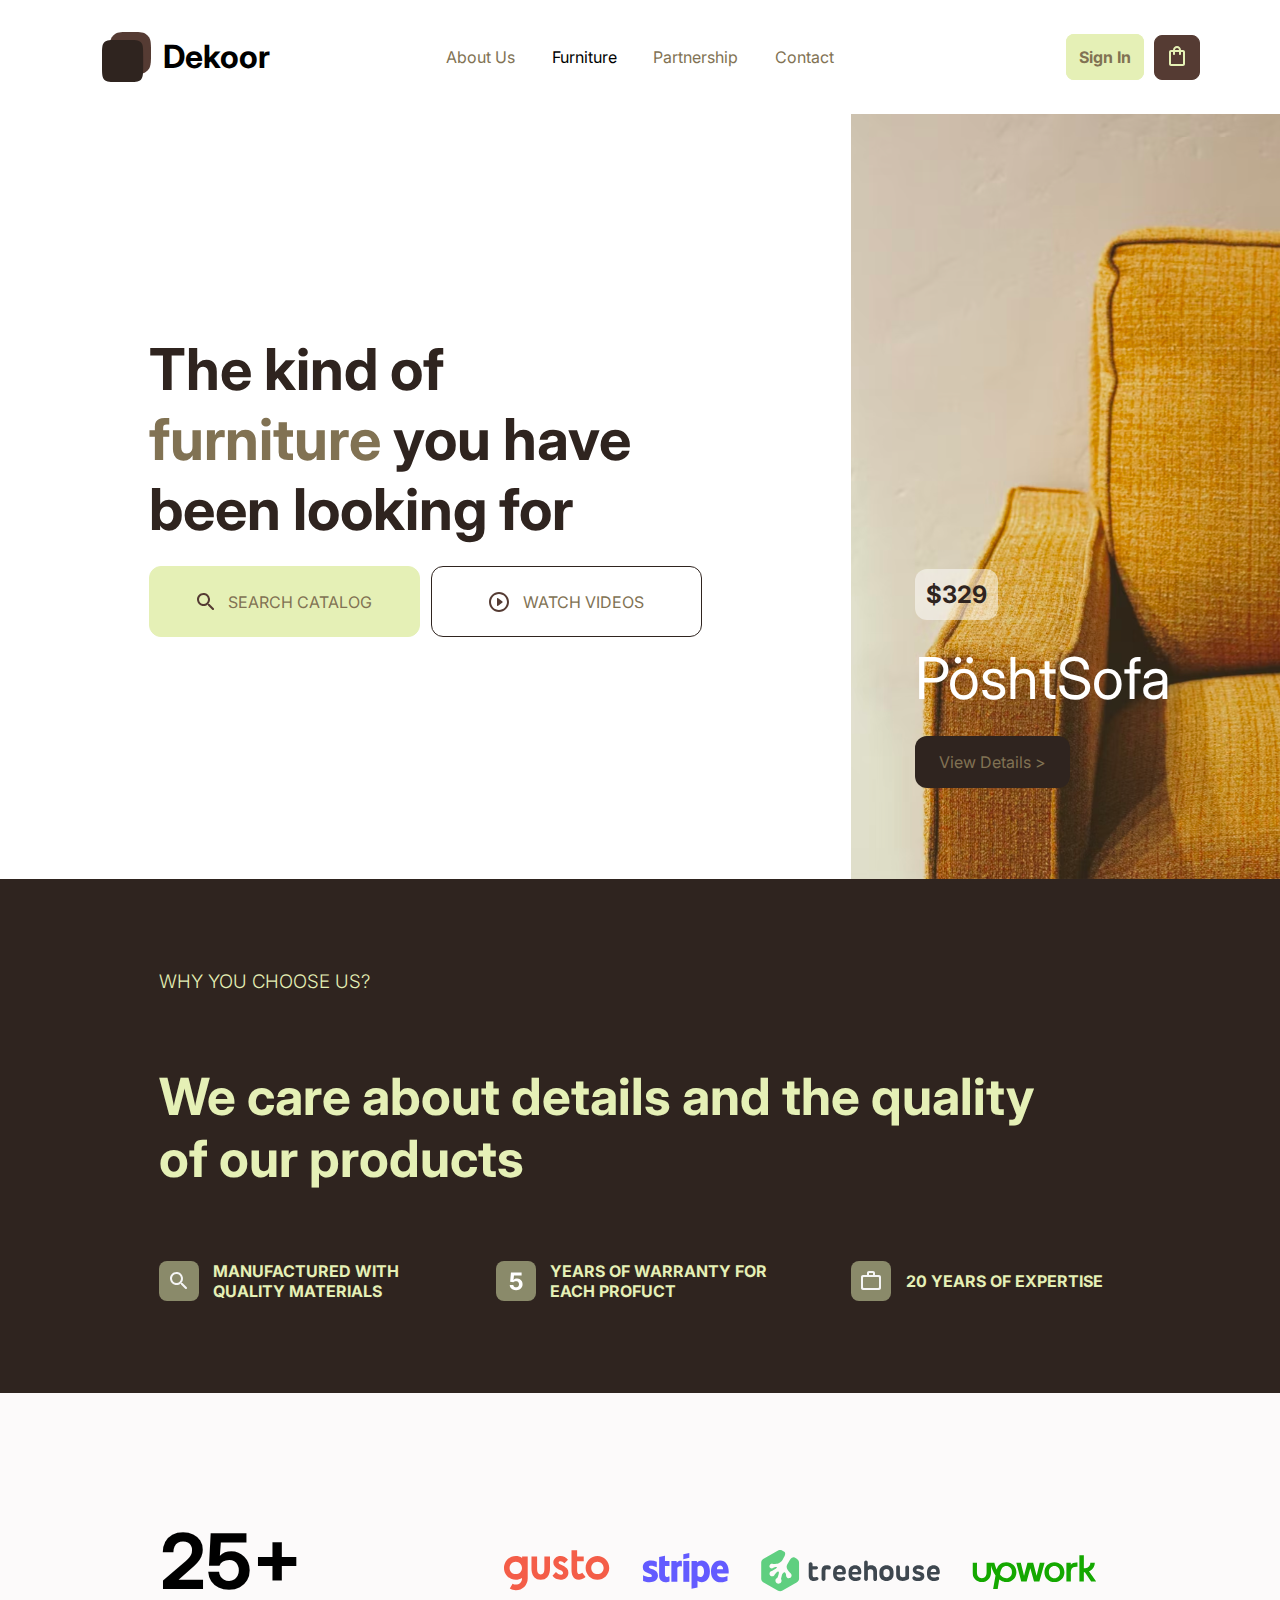
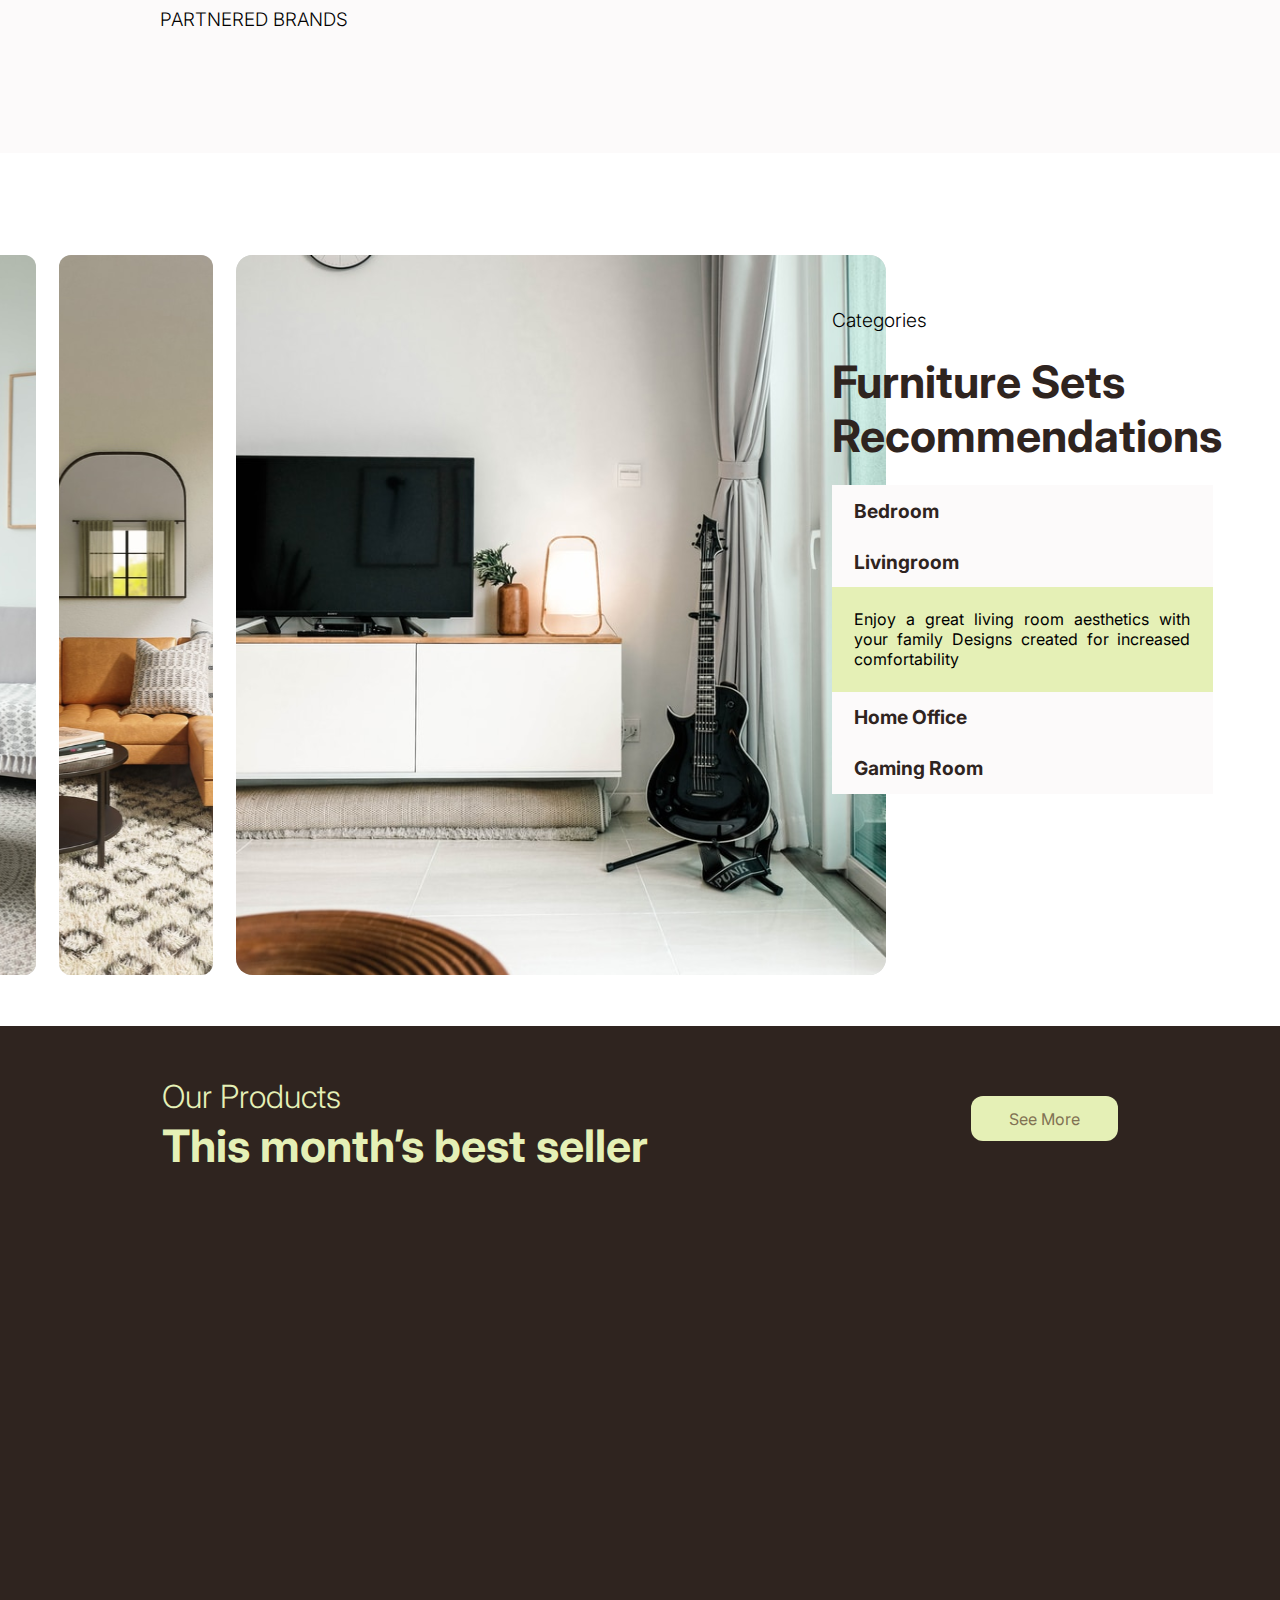
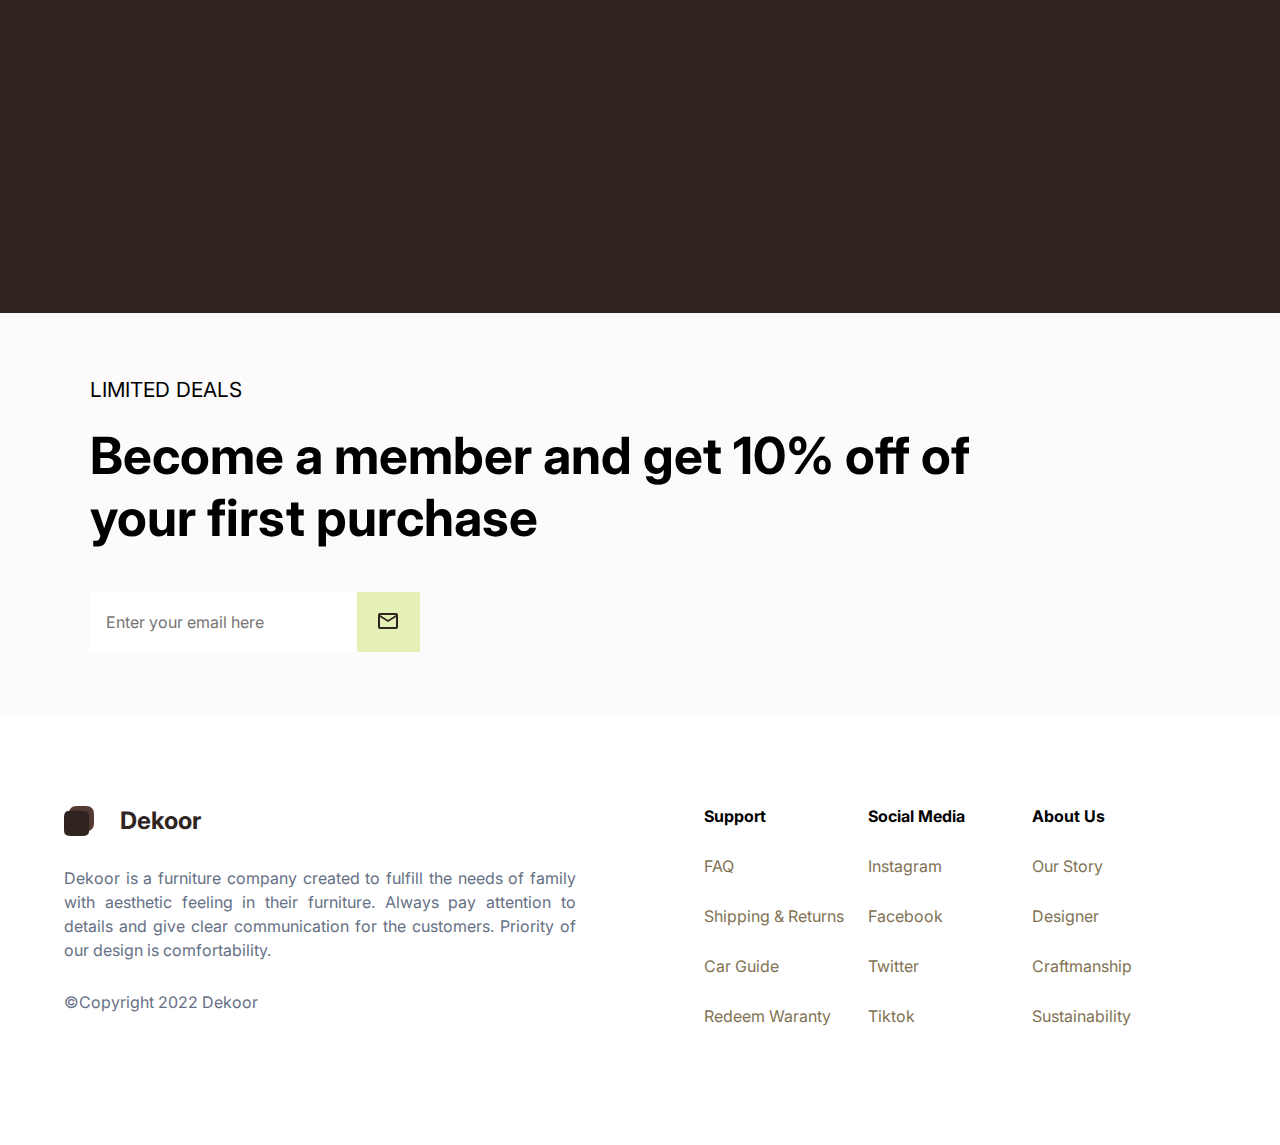
<file: index.html>
<!DOCTYPE html>
<html lang="en">

<head>
    <meta charset="UTF-8">
    <meta http-equiv="X-UA-Compatible" content="IE=edge">
    <meta name="viewport" content="width=device-width, initial-scale=1.0">
    <title>Dekoor</title>
    <link rel="stylesheet" href="style.css">
    <link rel="shortcut icon" type="image/x-icon" href="/assets/logo.svg">
    <script src="jquery.js"></script>
    <link rel="stylesheet" href="https://cdn.jsdelivr.net/npm/swiper/swiper-bundle.min.css" />
</head>

<body>
    <header>
        <nav>
            <div class="logo">
                <img src="assets/logo.svg" alt="">
                <h1>Dekoor</h1>
            </div>
            <ul>
                <li><a href="#">About Us</a></li>
                <li>Furniture</li>
                <li><a href="#">Partnership</a></li>
                <li><a href="#">Contact</a></li>
            </ul>
            <div class="nav-btn">
                <li><a href="#">Sign In</a></button>
                </li>
                <li><button><img src="/assets/purchase.svg" /></button></li>
            </div>
            <span class="toggle" type="button">
            </span>
        </nav>

    </header>
    <!-- Navbar Mobile -->
    <div id="mob" class="mob">
        <a class="closebtn"></a>
        <a href="#">About</a>
        <a href="#">Services</a>
        <a href="#">Clients</a>
        <a href="#">Contact</a>
    </div>

    <main id="main">
        <section id="hero1" class="hero1">
            <div>
                <h1>The kind of<br /> <span>furniture</span> you have<br /> been looking for</h1>
                <div class="btn-hero">
                    <a href="#"><img src="assets/search.svg" />SEARCH CATALOG</a>
                    <a href="#"><img src="assets/play.svg" />WATCH VIDEOS</a>
                </div>
            </div>
            <div class="price">
                <h2>$329</h2>
                <h1>PöshtSofa</h1>
                <a href="#">View Details ></a>
            </div>
        </section>

        <section id="hero2" class="hero2">
            <h3>WHY YOU CHOOSE US?</h3>
            <h1>We care about details and the quality<br /> of our products</h1>
            <ul>
                <li><img src="/assets/icon frame.svg" />MANUFACTURED WITH QUALITY MATERIALS</li>
                <li><img src="/assets/icon frame-1.svg" alt=""> YEARS OF WARRANTY FOR EACH PROFUCT</li>
                <li><img src="/assets/icon frame-2.svg" />20 YEARS OF EXPERTISE</li>
            </ul>
        </section>

        <section id="hero3" class="hero3">
            <div class="">
                <h1>25+</h1>
                <h3>PARTNERED BRANDS</h3>
            </div>
            <ul>
                <li><img src="/assets/gusto.svg" alt=""></li>
                <li><img src="/assets/stripe.svg" alt=""></li>
                <li><img src="/assets/treehouse.svg" alt=""></li>
                <li><img src="/assets/uwpork.svg" alt=""></li>
            </ul>
        </section>

        <section id="hero4" class="hero4">
            <div class="">
                <img class='a' src="/assets/4b.svg" alt="">
                <img class='a' src="/assets/4a.svg" alt="">
                <img src="/assets/img (2).svg" alt="">
            </div>
            <div class="">
                <h3>Categories</h3>
                <h1>Furniture Sets Recommendations</h1>
                <button id="dd-1">Bedroom</button>
                <div class="ddown scale-up-ver-top" id="ddd-1">
                    Enjoy a great Bedroom aesthetics with your family Designs created for increased comfortability
                </div>
                <button id="dd-2">Livingroom</button>
                <div class="ddown scale-up-ver-top" id="ddd-2">
                    Enjoy a great living room aesthetics with your family Designs created for increased comfortability
                </div>
                <button id="dd-3">Home Office</button>
                <div class="ddown scale-up-ver-top" id="ddd-3">
                    Enjoy a great living room aesthetics with your family Designs created for increased comfortability
                </div>
                <button id="dd-4">Gaming Room</button>
                <div class="ddown scale-up-ver-top" id="ddd-4">
                    Enjoy a great living room aesthetics with your family Designs created for increased comfortability
                </div>
            </div>
        </section>

        <section id="hero5" class="hero5">
            <div class="">
                <h1>
                    <span>Our Products</span><br /> This month’s best seller
                </h1>
                <a>See More</a>
            </div>
            <div class="swiper mySwiper">
                <div class="swiper-wrapper">
                    <!-- here -->
                </div>
                <!-- <div class="swiper-button-next"></div>
                    <div class="swiper-button-prev"></div> -->
            </div>
            <div class="prevnext">
                <button class="prev"><img src="/assets/back.svg" alt=""></button>
                <button class="next"><img src="/assets/prev.svg" alt=""></button>
            </div>
        </section>

        <section id="#FCFAFA" class="hero6">
            <h3>LIMITED DEALS</h3>
            <h1>Become a member and get 10% off of<br /> your first purchase</h1>
            <form>
                <input type="email" placeholder="Enter your email here">
                <button type="submit"><img src="assets/mail.svg" alt=""></button>
            </form>
        </section>
    </main>

    <footer>
        <div class="">
            <a href="#" class="logo">
                <img src="/assets/logo.svg" alt="">
                <span>Dekoor</span>
            </a>
            <article>Dekoor is a furniture company created to fulfill the needs of family with aesthetic feeling in their furniture. Always pay attention to details and give clear communication for the customers. Priority of our design is comfortability.</article>
            <p>©Copyright 2022 Dekoor</p>
        </div>
        <div class="">
            <ul>
                <Li><b>Support</b></Li>
                <Li><a href="#">FAQ</a></Li>
                <Li><a href="#">Shipping & Returns</a></Li>
                <Li><a href="#">Car Guide</a></Li>
                <Li><a href="#">Redeem Waranty</a></Li>
            </ul>
            <ul>
                <Li><b>Social Media</b></Li>
                <Li><a href="#">Instagram</a></Li>
                <Li><a href="#">Facebook</a></Li>
                <Li><a href="#">Twitter</a></Li>
                <Li><a href="#">Tiktok</a></Li>
            </ul>
            <ul>
                <Li><b>About Us</b></Li>
                <Li><a href="#">Our Story</a></Li>
                <Li><a href="#">Designer</a></Li>
                <Li><a href="#">Craftmanship</a></Li>
                <Li><a href="#">Sustainability</a></Li>
            </ul>
        </div>
    </footer>
    <script src="https://cdn.jsdelivr.net/npm/swiper/swiper-bundle.min.js"></script>
    <script>
        // swiper.js for carousel
        var swiper = new Swiper(".mySwiper", {
            effect: "coverflow",
            slidesPerView: 3,
            centeredSlides: true,
            spaceBetween: 60,
            loop: true,
            coverflowEffect: {
                rotate: 0,
                stretch: 20,
                depth: 80,
                modifier: 1,
                slideShadows: true,

            },
            navigation: {
                nextEl: ".next",
                prevEl: ".prev",
            },
        });

        // fethc ima from API
        async function getPhoto() {
            try {
                let res = await fetch('https://jsonplaceholder.typicode.com/photos/');
                console.log(res)
                return await res.json();
            } catch (error) {
                console.log(error);
            }
        }
        async function renderUsage() {
            let photos = await getPhoto();
            let data = photos.splice(4995);
            console.log(data)
            let html = '';
            data.forEach(photo => {
                let htmlSegment =
                    `<div class="swiper-slide">
                         <img src="${photo.url}" >
                    </div>`;

                html += htmlSegment;
            });

            let container = document.querySelector('.swiper-wrapper');
            container.innerHTML = html
        }

        renderUsage();

        // sidebar mobil navigation 
        $(document).ready(() => {
            $('.toggle').click(() => {
                $("main").css('display', 'none')
                $("footer").css('display', 'none')
                $('.mob').css('width', '100%')
            })
        })

        $(document).ready(() => {
            $('.closebtn').click(() => {
                $('.mob').css('width', '0%')
                $("main").css('display', 'block')
                $("footer").css('display', 'flex')
            })
        })

        // Dropdown Functions
        $(document).ready(() => {
            $('#dd-1').click(() => {
                $('#ddd-1').css('display', 'block')
                $('#ddd-2').css('display', 'none')
                $('#ddd-3').css('display', 'none')
                $('#ddd-4').css('display', 'none')
            })

        })
        $(document).ready(() => {
            $('#dd-2').click(() => {
                $('#ddd-2').css('display', 'block')
                $('#ddd-1').css('display', 'none')
                $('#ddd-3').css('display', 'none')
                $('#ddd-4').css('display', 'none')
            })

        })
        $(document).ready(() => {
            $('#dd-3').click(() => {
                $('#ddd-2').css('display', 'none')
                $('#ddd-1').css('display', 'none')
                $('#ddd-3').css('display', 'block')
                $('#ddd-4').css('display', 'none')
            })

        })
        $(document).ready(() => {
            $('#dd-4').click(() => {
                $('#ddd-1').css('display', 'none')
                $('#ddd-2').css('display', 'none')
                $('#ddd-3').css('display', 'none')
                $('#ddd-4').css('display', 'block')
            })

        })
    </script>

</body>

</html>
</file>
<file: style.css>
@import url('https://fonts.googleapis.com/css2?family=Inter:wght@200;300;400;600;700&display=swap');
:root {
    --lgree: #E5F0B6;
    --teal: #817253;
    --brown: #553B33;
    --darkBrown: #2F241F;
}

* {
    list-style: none;
    text-decoration: none;
    padding: 0px;
    margin: 0px;
    font-family: 'Inter', sans-serif;
    color: black;
}

a {
    text-decoration: none !important;
    color: var(--teal) !important;
}

main {
    max-width: 100vw;
    transition: margin-left .5s;
}

li a:hover {
    color: var(--teal);
}


/* Navbar */

nav {
    max-width: 100vw;
    height: 10vh;
    display: flex;
    flex-direction: row;
    justify-content: center;
    align-items: center;
    padding: 12px 24px;
}

.logo {
    width: 20%;
    display: flex;
    justify-content: flex-end;
    align-items: center;
    gap: 5%;
}

.logo img {
    width: 20%;
    height: 20%;
}

ul {
    display: flex;
    flex-direction: row;
    justify-content: center;
    align-items: center;
    gap: 5%;
    width: 60%;
}

.nav-btn {
    display: flex;
    justify-content: center;
    align-items: center;
    width: 20%;
    gap: 10px;
}

.nav-btn a {
    background-color: var(--lgree);
    border: 1px solid var(--lgree);
    border-radius: 8px;
    font-weight: bold;
    padding: 12px;
}

.nav-btn button {
    background-color: var(--brown);
    color: var(--lgree);
    border: 1px solid var(--brown);
    border-radius: 8px;
    padding: 10px 14px;
    cursor: pointer;
}

.nav-btn a:hover {
    border: 1px solid var(--darkBrown);
    transition: all 0.4s;
    background: none;
}

.nav-btn button:hover {
    background: var(--teal);
    border: 1px solid var(--teal);
    transition: all 0.4s;
}

.toggle {
    display: none;
}


/* Hero */

.hero1 {
    max-width: 100vw;
    height: 85vh;
    display: flex;
}


/* Hero 1.1 */

.hero1>div:nth-child(1) {
    width: 70%;
    height: 100%;
    display: flex;
    flex-direction: column;
    justify-content: center;
    align-items: center;
}

.hero1 a:hover {
    background-color: var(--lgree);
    color: var(--darkBrown);
    transition: all 0.4s;
}

.hero1 h1 {
    font-size: 4.5vw;
    color: var(--darkBrown);
    width: 65%;
}

.hero1 span {
    color: var(--teal);
}

.btn-hero {
    width: 65%;
    height: 15%;
    display: flex;
    justify-content: center;
    align-items: center;
    gap: 2%;
}

.btn-hero a {
    width: 50%;
    height: 60%;
    display: flex;
    justify-content: center;
    align-items: center;
    border: 1px solid var(--lgree);
    background-color: var(--lgree);
    color: var(--darkBrown);
    border-radius: 12px;
    gap: 5%;
    font-size: 1em;
}

.btn-hero a:nth-child(2) {
    background-color: transparent;
    border: 1px solid var(--darkBrown);
}

.btn-hero a:hover {
    background-color: transparent;
    border: 1px solid var(--teal);
    transition: all 0.4s;
}


/* Hero 1.2 */

.price {
    width: 30%;
    height: 100%;
    padding-left: 5%;
    background-image: url('assets/hero1.svg');
    background-repeat: no-repeat;
    background-size: cover;
    display: flex;
    flex-direction: column;
    justify-content: flex-end;
    gap: 3%;
}

.price h2 {
    width: fit-content;
    color: var(--darkBrown);
    font-weight: light;
    background: rgba(255, 255, 255, 0.5);
    padding: 3%;
    border-radius: 12px;
    display: inline;
}

.price h1 {
    font-weight: normal;
    color: white;
}

.price a {
    width: fit-content;
    padding: 16px 24px;
    background: var(--darkBrown);
    color: #FFFFFF;
    border-radius: 12px;
    margin-bottom: 25%;
}


/* Section 2 */

.hero2 {
    max-width: 100%;
    height: 40vh;
    min-height: 350px;
    padding: 6% 3%;
    background-color: var(--darkBrown);
    color: var(--lgree);
    display: flex;
    flex-direction: column;
    justify-content: center;
    align-items: center;
    gap: 20%;
}

.hero2 h3 {
    color: var(--lgree);
    font-weight: 300;
    width: 80%;
}

.hero2 h1 {
    color: var(--lgree);
    font-size: 4vw;
    width: 80%;
}

.hero2 ul {
    width: 80%;
    display: flex;
}

.hero2 li {
    color: var(--lgree);
    width: 30%;
    display: flex;
    justify-content: center;
    align-items: center;
    gap: 5%;
    font-weight: bold;
}


/* Hero 3 */

.hero3 {
    max-width: 100%;
    height: 40vh;
    display: flex;
    justify-content: center;
    align-items: center;
    gap: 10%;
    background-color: #FCFAFA;
}

.hero3 div {
    width: 15%;
    display: flex;
    flex-direction: column;
    justify-content: center;
    align-items: flex-start;
}

.hero3 h1 {
    font-size: 6vw;
    font-weight: bold;
}

.hero3 h3 {
    font-weight: 300;
}

.hero3 ul {
    width: 50%;
}


/* Hero 4 */

.hero4 {
    max-width: 100%;
    height: 80vh;
    display: flex;
    flex-direction: row;
    padding: 3% 0%;
    margin-bottom: 6%;
}

.hero4>div:nth-child(1) {
    max-width: 60%;
    height: 100%;
    padding: 5%;
    padding-left: 0;
    display: flex;
    justify-content: center;
    gap: 3%;
}

.a {
    width: 20%;
    height: 100%;
    object-fit: cover;
    border-radius: 12px;
}

.hero4>div:nth-child(2) {
    max-width: 40%;
    height: 100%;
    display: flex;
    flex-direction: column;
    justify-content: center;
}

.hero4 h1 {
    font-size: 3.5vw;
    font-weight: bold;
    margin: 5% 0;
    color: var(--darkBrown);
}

.hero4 h3 {
    font-size: 1.5vw;
    font-weight: 300;
}

.hero4 button {
    padding: 3% 5%;
    width: 85%;
    font-size: 1.2em;
    font-weight: bold;
    background-color: #FCFAFA;
    border: none;
    display: flex;
    justify-content: flex-start;
    color: var(--darkBrown);
    cursor: pointer;
}


/* Hero 5 */

.hero5 {
    max-width: 100vw;
    height: 90vh;
    padding: 3% 0;
    background-color: var(--darkBrown);
    position: relative;
}

.hero5>div:nth-child(1) {
    width: 100%;
    display: flex;
    justify-content: space-around;
    align-items: center;
}

.hero5 h1 {
    font-size: 3.5vw;
    font-weight: bold;
    color: var(--lgree);
}

.hero5 span {
    font-size: 2.5vw;
    font-weight: 300;
    color: var(--lgree);
}

.hero5 a {
    height: fit-content;
    padding: 1% 3%;
    font-size: 1em;
    background-color: var(--lgree);
    border-radius: 12px;
    cursor: pointer;
}

.hero5 a:hover {
    background-color: transparent;
    color: var(--lgree);
    border: 1px solid var(--lgree);
    transition: all 0.3s;
}

.prevnext {
    width: 15%;
    display: flex;
    justify-content: space-around;
    align-items: center;
    background-color: transparent;
    position: absolute;
    right: 10%;
    bottom: 5%;
    z-index: 1;
}

.hero5 button {
    height: fit-content;
    aspect-ratio: 1/1;
    border: 1px solid var(--lgree);
    background-color: var(--lgree);
    border-radius: 999px;
    text-align: center;
    padding: 5% 10%;
}


/* Hero 6 */

.hero6 {
    max-width: 100%;
    height: fit-content;
    background-color: #FCFAFA;
    padding: 5% 7%;
}

.hero6 h3 {
    font-size: 1.3em;
    font-weight: 400;
    margin-bottom: 2%;
}

.hero6 h1 {
    font-size: 4vw;
    font-weight: bold;
    margin-bottom: 4%;
}

.hero6 form {
    width: 30%;
    height: 60px;
    display: flex;
}

.hero6 input {
    width: 80%;
    height: 100%;
    padding: 0;
    border: none;
    font-size: 1em;
    padding-left: 5%;
    border: none;
}

.hero6 button {
    width: 20%;
    height: 100%;
    border: 1px solid var(--lgree);
    background-color: var(--lgree);
    color: var(--darkBrown);
}

.hero6 button:hover {
    background-color: white;
}

footer {
    max-width: 100vw;
    display: flex;
    flex-direction: row;
}

footer>div {
    width: 50%;
    padding: 7% 5%;
}

footer>div:nth-child(2) {
    display: flex;
    flex-direction: row;
    flex-wrap: wrap;
    gap: 2%;
}

footer span {
    font-size: 1.5em;
    color: var(--darkBrown);
    font-weight: bold;
}

footer .logo {
    width: 100%;
    display: flex;
    justify-content: flex-start;
}

footer .logo img {
    width: 30px;
}

footer ul {
    width: 30%;
    height: 100%;
    display: flex;
    flex-direction: column;
    justify-content: flex-start;
    align-items: flex-start;
}

footer article {
    margin: 30px 0px;
    color: #667085;
    text-align: justify;
    line-height: 24px;
}

footer p {
    color: #667085;
}

footer li {
    margin-bottom: 30px;
}

footer a {
    color: #667085;
}


/* Swipper */

.swiper {
    width: 100%;
    height: 70%;
    z-index: 10;
}

.swiper-slide {
    text-align: center;
    font-size: 18px;
    background: #fff;
    /* Center slide text vertically */
    display: -webkit-box;
    display: -ms-flexbox;
    display: -webkit-flex;
    display: flex;
    -webkit-box-pack: center;
    -ms-flex-pack: center;
    -webkit-justify-content: center;
    justify-content: center;
    -webkit-box-align: center;
    -ms-flex-align: center;
    -webkit-align-items: center;
    align-items: center;
}

.swiper-slide img {
    display: block;
    width: 100%;
    height: 100%;
    object-fit: cover;
}

.swiper-slide {
    width: 50%;
    aspect-ratio: 1/1;
}

.swiper-slide:nth-child(2n) {
    width: 60%;
}

.swiper-slide:nth-child(3n) {
    width: 40%;
}


/* Off Canvas */

.mob {
    height: 100%;
    width: 0%;
    position: fixed;
    z-index: 10;
    top: 0;
    left: 0;
    background-color: var(--lgree);
    overflow-x: hidden;
    transition: all 0.5s;
}

.mob a {
    padding: 8px 8px 8px 32px;
    text-decoration: none;
    font-size: 25px;
    color: var(--darkBrown);
    display: block;
    transition: 0.3s;
}

.mob a:hover {
    color: #f1f1f1;
}

.closebtn {
    position: absolute;
    top: 2%;
    right: 3%;
    font-size: 36px;
    margin-left: 50px;
    background-image: url('/assets/close.svg');
    background-repeat: no-repeat;
    background-position: center;
    aspect-ratio: 1/1;
    width: 30px;
    cursor: pointer;
}

.ddown {
    width: 75%;
    height: fit-content;
    padding: 5%;
    background: var(--lgree);
    text-align: justify;
    transition: all 1s;
}

.scale-up-ver-top {
    -webkit-animation: scale-up-ver-top 0.4s cubic-bezier(0.390, 0.575, 0.565, 1.000) both;
    animation: scale-up-ver-top 0.4s cubic-bezier(0.390, 0.575, 0.565, 1.000) both;
}

#ddd-1 {
    display: none;
}

#ddd-2 {
    display: block;
}

#ddd-3 {
    display: none;
}

#ddd-4 {
    display: none;
}

@media screen and (max-width:992px) {
    /* Nav */
    /* Hero 1 */
    .hero1 {
        flex-wrap: nowrap;
        flex-direction: column;
        padding: 0;
        min-height: 800px;
    }
    .hero1>div:nth-child(1) {
        width: 100%;
        height: 50%;
        text-align: center;
    }
    .hero1>div:nth-child(2) {
        flex-wrap: wrap;
        padding: 0px;
        width: 100%;
        height: 50%;
        background-image: url('assets/image\ 64.png');
        background-size: cover;
        background-repeat: no-repeat;
        overflow: hidden;
    }
    .btn-hero {
        margin-top: 20px;
    }
    .btn-hero a {
        padding: 15px 0;
    }
    .price {
        width: 100%;
        height: 50%;
    }
    .price h1 {
        padding-left: 10%;
    }
    .price h2 {
        margin-left: 10%;
    }
    .price a {
        margin-left: 10%;
    }
    /* Hero 2 */
    .hero2 {
        text-align: center;
        gap: 2%;
    }
    .hero2 ul {
        width: 100%;
        flex-direction: column;
        align-items: center;
        font-weight: 2em;
        text-align: start;
        margin-top: 10px;
    }
    .hero2 li {
        justify-content: flex-start;
        width: 100%;
        margin-bottom: 10px;
    }
    /* Hero 3 */
    .hero3 {
        flex-direction: column;
    }
    .hero3 div {
        width: 100%;
        text-align: center;
        justify-content: center;
        align-items: center;
    }
    .hero3 h3 {
        margin: 0 40px;
    }
    .hero3 ul {
        max-width: 100%;
    }
    /* Hero 4 */
    .hero4 {
        flex-direction: column;
        justify-content: center;
        align-items: center;
        width: 100%;
        height: 100%;
    }
    .hero4>div:nth-child(1) {
        max-width: 100%;
        height: 50%;
        order: 2;
        justify-content: center;
        align-items: flex-end;
        padding: 10px;
    }
    .hero4>div:nth-child(2) {
        max-width: 100%;
        height: 50%;
        justify-content: center;
        align-items: center;
        order: 1;
    }
    .hero4 button {
        font-size: 2em;
    }
    .hero4 img {
        width: 30%;
        border-radius: 24px;
        aspect-ratio: 1/1;
    }
    .hero4 button {
        font-size: 1em;
    }
    .hero4 h3 {
        font-size: 1em;
    }
    .hero4 h1 {
        font-size: 1.2em;
    }
    /* Hero 5 */
    .prevnext {
        width: 100%;
        justify-content: space-between;
        top: 15%;
        left: 0;
        z-index: 1;
    }
    .prevnext button {
        width: 50px;
        aspect-ratio: 1/1;
        padding: 0;
    }
    /* Hero 6 */
    .hero6 form {
        width: 100%;
    }
    /* Footer */
    footer {
        flex-wrap: wrap;
    }
    footer .logo {
        width: 100%;
        justify-content: center;
    }
    footer>div {
        width: 100%;
        justify-content: center;
    }
    footer .logo img {
        width: 60px;
        height: 60px;
    }
    footer ul {
        align-items: center;
    }
    footer li {
        text-align: center;
    }
}

@media screen and (max-width:767px) {
    /* Nav */
    .swiper-wrapper {
        height: 300px;
    }
    .swiper-slide {
        position: absolute;
        top: 35%;
        width: 200px;
        max-height: 200px;
        aspect-ratio: 1/1;
    }
    .swiper-slide img {
        width: 200px;
        max-height: 200px;
        aspect-ratio: 1/1;
    }
    nav {
        justify-content: space-between;
        padding: 0 10%;
        min-height: 50px;
    }
    .logo {
        justify-content: flex-end;
        padding-left: 30px;
    }
    .toggle {
        display: block;
        background-image: url('/assets/3line.svg');
        background-position: center;
        background-repeat: no-repeat;
        background-size: cover;
        width: 20px;
        height: 20px;
        cursor: pointer;
    }
    nav ul {
        display: none !important;
    }
    .nav-btn {
        display: none !important;
    }
    .toggle {
        display: block;
    }
    .mob {
        display: flex;
        flex-direction: column;
        justify-content: center;
        align-items: center;
    }
    .mob a {
        font-size: 25px;
    }
    /* hero1 */
    .hero1 h1 {
        font-size: 2em;
        width: 95%;
        margin-bottom: 5%;
        padding: 2% 0;
    }
    .hero1 br {
        display: none;
    }
    .btn-hero {
        flex-direction: column;
        gap: 10px;
        margin-top: 30px;
        margin-bottom: 30px;
    }
    .btn-hero a {
        width: 100%;
        padding: 4%;
    }
    .price {
        width: 100%;
        height: fit-content;
        font-size: 1em;
    }
    .price h2 {
        margin-left: 30px;
    }
    .price h1 {
        margin-left: 0;
        padding-left: 30px;
    }
    .price a {
        margin-left: 30px;
    }
    /* hero2 */
    /* Hero 3 */
    .hero5 {
        height: 400px;
    }
    .hero3 img {
        width: 60px;
    }
    footer>div:nth-child() {
        width: 100%;
        flex-wrap: wrap;
    }
    footer .logo img {
        width: 80px;
        height: 40px;
    }
    footer .logo {
        padding: 0;
    }
    footer ul {
        width: 45%;
    }
    footer li {
        margin-bottom: 0;
    }
}
</file>
